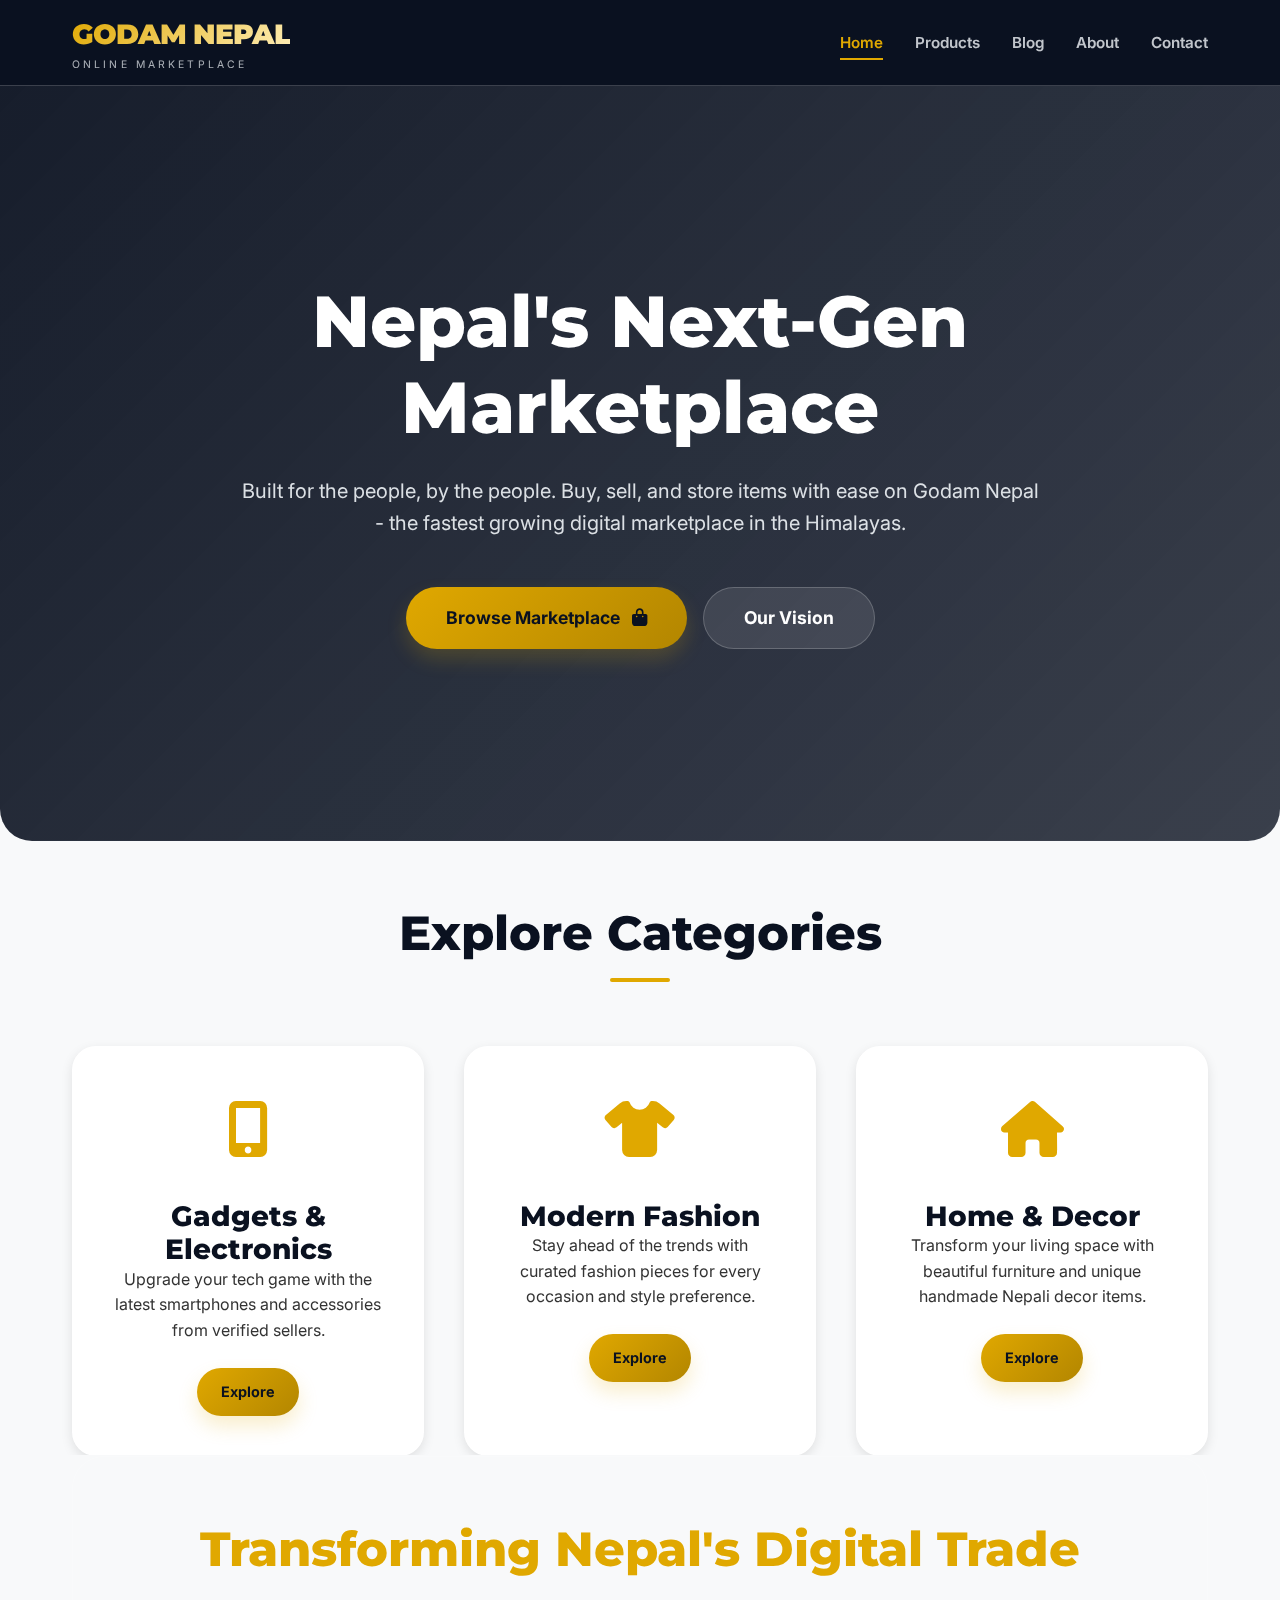
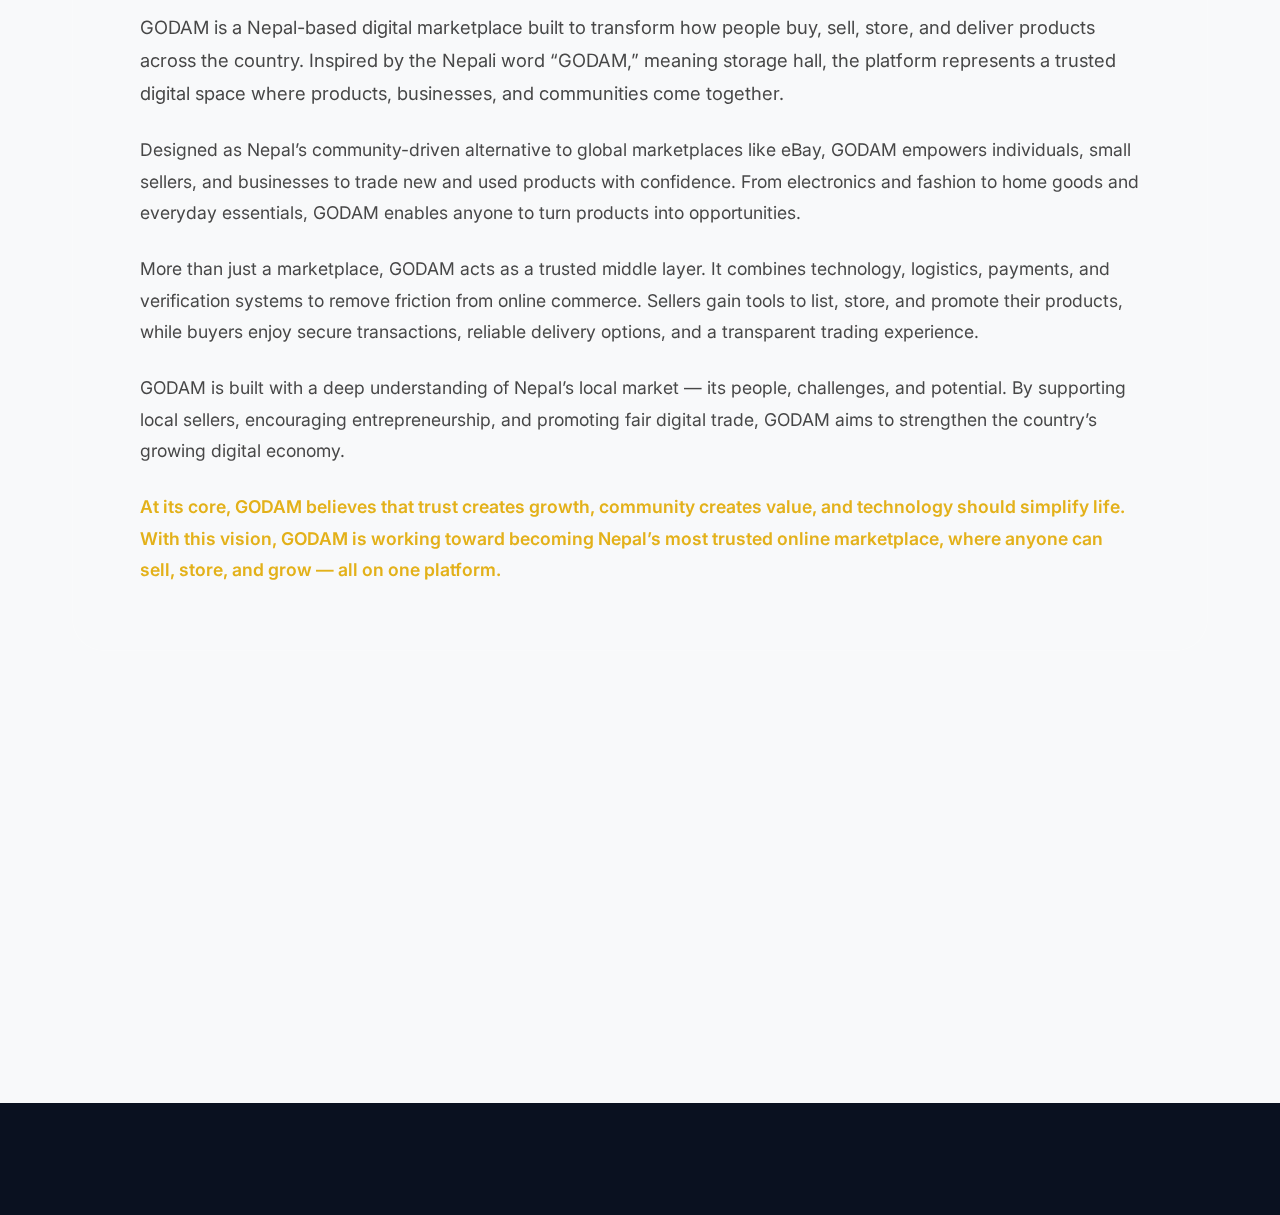
<file: index.html>
<!DOCTYPE html>
<html lang="en-NP" prefix="og: https://ogp.me/ns#">

<head>
    <meta charset="UTF-8">
    <meta name="viewport" content="width=device-width, initial-scale=1.0, viewport-fit=cover">
    <title>Godam Nepal | Nepal's Revolutionary Online Marketplace & Ecommerce Platform</title>
    <meta name="description"
        content="Buy and sell new and used items easily on Godam Nepal - Nepal's trusted online marketplace. Find gadgets, fashion, home goods and more with secure storage & delivery.">
    <meta name="keywords"
        content="online marketplace Nepal, buy online Nepal, sell online Nepal, Nepali ecommerce, Nepal eBay, gadgets Nepal, fashion Nepal">
    <meta name="author" content="Godam Nepal">
    <meta name="theme-color" content="#0a1120">
    <meta name="google-adsense-account" content="ca-pub-2778216399702742">

    <!-- Open Graph / Facebook -->
    <meta property="og:title" content="Godam Nepal | Nepal's Online Marketplace">
    <meta property="og:description"
        content="Nepal's trusted platform to buy and sell everything. Simple, fast, and accessible for everyone.">
    <meta property="og:type" content="website">
    <meta property="og:url" content="https://godamnepal.com.np/">
    <meta property="og:image" content="https://godamnepal.com.np/logo-og.jpg">
    <link rel="preload"
        href="https://images.unsplash.com/photo-1557821552-17105176677c?ixlib=rb-4.0.3&auto=format&fit=crop&w=2000"
        as="image" fetchpriority="high">

    <!-- Canonical URL -->
    <link rel="canonical" href="https://godamnepal.com.np/">

    <!-- Fonts & Icons -->
    <link
        href="https://fonts.googleapis.com/css2?family=Inter:wght@400;500;600;700&family=Montserrat:wght@800;900&display=swap"
        rel="stylesheet">
    <link rel="stylesheet" href="https://cdnjs.cloudflare.com/ajax/libs/font-awesome/6.5.1/css/all.min.css">

    <!-- Main Styles -->
    <link rel="stylesheet" href="/css/styles.css">
</head>

<body>
    <!-- HEADER & NAVIGATION -->
    <header>
        <div class="container header-container">
            <div class="logo">
                <div class="logo-title">GODAM NEPAL</div>
                <div class="logo-subtitle">ONLINE MARKETPLACE</div>
            </div>
            <button class="mobile-menu-btn" id="mobileMenuBtn" aria-label="Toggle Menu"><i
                    class="fas fa-bars"></i></button>
            <nav>
                <ul id="mainNav">
                    <li><a href="/" class="active">Home</a></li>
                    <li><a href="/products.html">Products</a></li>
                    <li><a href="/blog.html">Blog</a></li>
                    <li><a href="/about.html">About</a></li>
                    <li><a href="/contact.html">Contact</a></li>
                </ul>
            </nav>
        </div>
    </header>

    <!-- HERO SECTION -->
    <section class="hero">
        <div class="container animate-up">
            <h1>Nepal's Next-Gen Marketplace</h1>
            <p>Built for the people, by the people. Buy, sell, and store items with ease on Godam Nepal - the fastest
                growing digital marketplace in the Himalayas.</p>
            <div style="display: flex; gap: 1rem; justify-content: center; flex-wrap: wrap;">
                <a href="/products.html" class="cta-button">Browse Marketplace <i class="fas fa-shopping-bag"></i></a>
                <a href="/about.html" class="cta-button"
                    style="background: var(--glass); color: white; border: 1px solid var(--glass-border); box-shadow: none;">Our
                    Vision</a>
            </div>
        </div>
    </section>

    <main>
        <!-- FEATURED CATEGORIES -->
        <section class="categories container">
            <h2 class="section-title">Explore Categories</h2>
            <div class="grid">
                <div class="card">
                    <div class="card-icon"><i class="fas fa-mobile-alt"></i></div>
                    <h3>Gadgets & Electronics</h3>
                    <p>Upgrade your tech game with the latest smartphones and accessories from verified sellers.</p>
                    <a href="/products.html?category=electronics" class="cta-button"
                        style="padding: 0.5rem 1.5rem; font-size: 0.9rem; margin-top: 1.5rem;">Explore</a>
                </div>
                <div class="card">
                    <div class="card-icon"><i class="fas fa-tshirt"></i></div>
                    <h3>Modern Fashion</h3>
                    <p>Stay ahead of the trends with curated fashion pieces for every occasion and style preference.</p>
                    <a href="/products.html?category=fashion" class="cta-button"
                        style="padding: 0.5rem 1.5rem; font-size: 0.9rem; margin-top: 1.5rem;">Explore</a>
                </div>
                <div class="card">
                    <div class="card-icon"><i class="fas fa-home"></i></div>
                    <h3>Home & Decor</h3>
                    <p>Transform your living space with beautiful furniture and unique handmade Nepali decor items.</p>
                    <a href="/products.html?category=home" class="cta-button"
                        style="padding: 0.5rem 1.5rem; font-size: 0.9rem; margin-top: 1.5rem;">Explore</a>
                </div>
            </div>
        </section>

        <!-- MISSION SECTION -->
        <section class="container animate-up">
            <div class="glass-panel" style="padding: 4rem; text-align: left;">
                <h2 style="color: var(--primary); margin-bottom: 2rem; text-align: center;">Transforming Nepal's Digital
                    Trade</h2>

                <div
                    style="line-height: 1.8; opacity: 0.9; max-width: 1000px; margin: 0 auto; display: flex; flex-direction: column; gap: 1.5rem;">
                    <p style="font-size: 1.15rem;">
                        GODAM is a Nepal-based digital marketplace built to transform how people buy, sell, store, and
                        deliver products across the country. Inspired by the Nepali word “GODAM,” meaning storage hall,
                        the platform represents a trusted digital space where products, businesses, and communities come
                        together.
                    </p>
                    <p style="font-size: 1.1rem;">
                        Designed as Nepal’s community-driven alternative to global marketplaces like eBay, GODAM
                        empowers individuals, small sellers, and businesses to trade new and used products with
                        confidence. From electronics and fashion to home goods and everyday essentials, GODAM enables
                        anyone to turn products into opportunities.
                    </p>
                    <p style="font-size: 1.1rem;">
                        More than just a marketplace, GODAM acts as a trusted middle layer. It combines technology,
                        logistics, payments, and verification systems to remove friction from online commerce. Sellers
                        gain tools to list, store, and promote their products, while buyers enjoy secure transactions,
                        reliable delivery options, and a transparent trading experience.
                    </p>
                    <p style="font-size: 1.1rem;">
                        GODAM is built with a deep understanding of Nepal’s local market — its people, challenges, and
                        potential. By supporting local sellers, encouraging entrepreneurship, and promoting fair digital
                        trade, GODAM aims to strengthen the country’s growing digital economy.
                    </p>
                    <p style="font-size: 1.1rem; color: var(--primary); font-weight: 600;">
                        At its core, GODAM believes that trust creates growth, community creates value, and technology
                        should simplify life. With this vision, GODAM is working toward becoming Nepal’s most trusted
                        online marketplace, where anyone can sell, store, and grow — all on one platform.
                    </p>
                </div>
            </div>
        </section>

        <!-- VISION BRANDING -->

        <!-- TRUST FEATURES -->
        <section class="container">
            <h2 class="section-title">Built on Trust</h2>
            <div class="grid">
                <div class="card" style="padding: 2rem;">
                    <i class="fas fa-shield-halved card-icon" style="font-size: 2rem;"></i>
                    <h3>Escrow Security</h3>
                    <p>Your funds are safe with us until you confirm receipt of the item in described condition.</p>
                </div>
                <div class="card" style="padding: 2rem;">
                    <i class="fas fa-truck-bolt card-icon" style="font-size: 2rem;"></i>
                    <h3>Hyper-Local Delivery</h3>
                    <p>Network of local couriers ensuring the fastest delivery times across major Nepali cities.</p>
                </div>
                <div class="card" style="padding: 2rem;">
                    <i class="fas fa-box-open card-icon" style="font-size: 2rem;"></i>
                    <h3>Flexible Storage</h3>
                    <p>Our "Godam" units provide professional warehousing for individual sellers at low rates.</p>
                </div>
            </div>
        </section>
    </main>

    <!-- FOOTER -->
    <footer>
        <div class="container">
            <div class="footer-grid">
                <div class="footer-about">
                    <div class="logo-title">GODAM NEPAL</div>
                    <p>Empowering local commerce through technology and trust. Nepal's premier digital marketplace.</p>
                    <div class="social-links">
                        <a href="#" aria-label="Facebook"><i class="fab fa-facebook"></i></a>
                        <a href="#" aria-label="Instagram"><i class="fab fa-instagram"></i></a>
                        <a href="#" aria-label="Twitter"><i class="fab fa-twitter"></i></a>
                        <a href="#" aria-label="WhatsApp"><i class="fab fa-whatsapp"></i></a>
                    </div>
                </div>
                <div class="footer-links">
                    <h3>Marketplace</h3>
                    <ul>
                        <li><a href="/products.html">All Products</a></li>
                        <li><a href="/products.html?filter=trending">Trending Now</a></li>
                        <li><a href="/products.html?filter=new">New Arrivals</a></li>
                        <li><a href="/contact.html">Sell with Us</a></li>
                    </ul>
                </div>
                <div class="footer-links">
                    <h3>Company</h3>
                    <ul>
                        <li><a href="/about.html">About Us</a></li>
                        <li><a href="/blog.html">Blog</a></li>
                        <li><a href="/contact.html">Careers</a></li>
                        <li><a href="/contact.html">Help Center</a></li>
                    </ul>
                </div>
                <div class="footer-links">
                    <h3>Legal</h3>
                    <ul>
                        <li><a href="/privacy-policy.html">Privacy Policy</a></li>
                        <li><a href="/terms-of-service.html">Terms of Service</a></li>
                        <li><a href="/refund-policy.html">Refund Policy</a></li>
                    </ul>
                </div>
            </div>
            <p class="copyright">© <span id="year">2026</span> Godam Nepal. All rights reserved. Built for Nepal with ❤️
            </p>
        </div>
    </footer>

    <script>
        // Mobile Menu
        const btn = document.getElementById('mobileMenuBtn');
        const nav = document.getElementById('mainNav');
        btn.addEventListener('click', () => nav.classList.toggle('active'));

        // Year
        document.getElementById('year').innerText = new Date().getFullYear();

        // Intersection Observer for animations
        const observer = new IntersectionObserver((entries) => {
            entries.forEach(entry => {
                if (entry.isIntersecting) {
                    entry.target.classList.add('animate-up');
                }
            });
        }, { threshold: 0.1 });

        document.querySelectorAll('section, .card').forEach(s => observer.observe(s));
    </script>
</body>

</html>
</file>
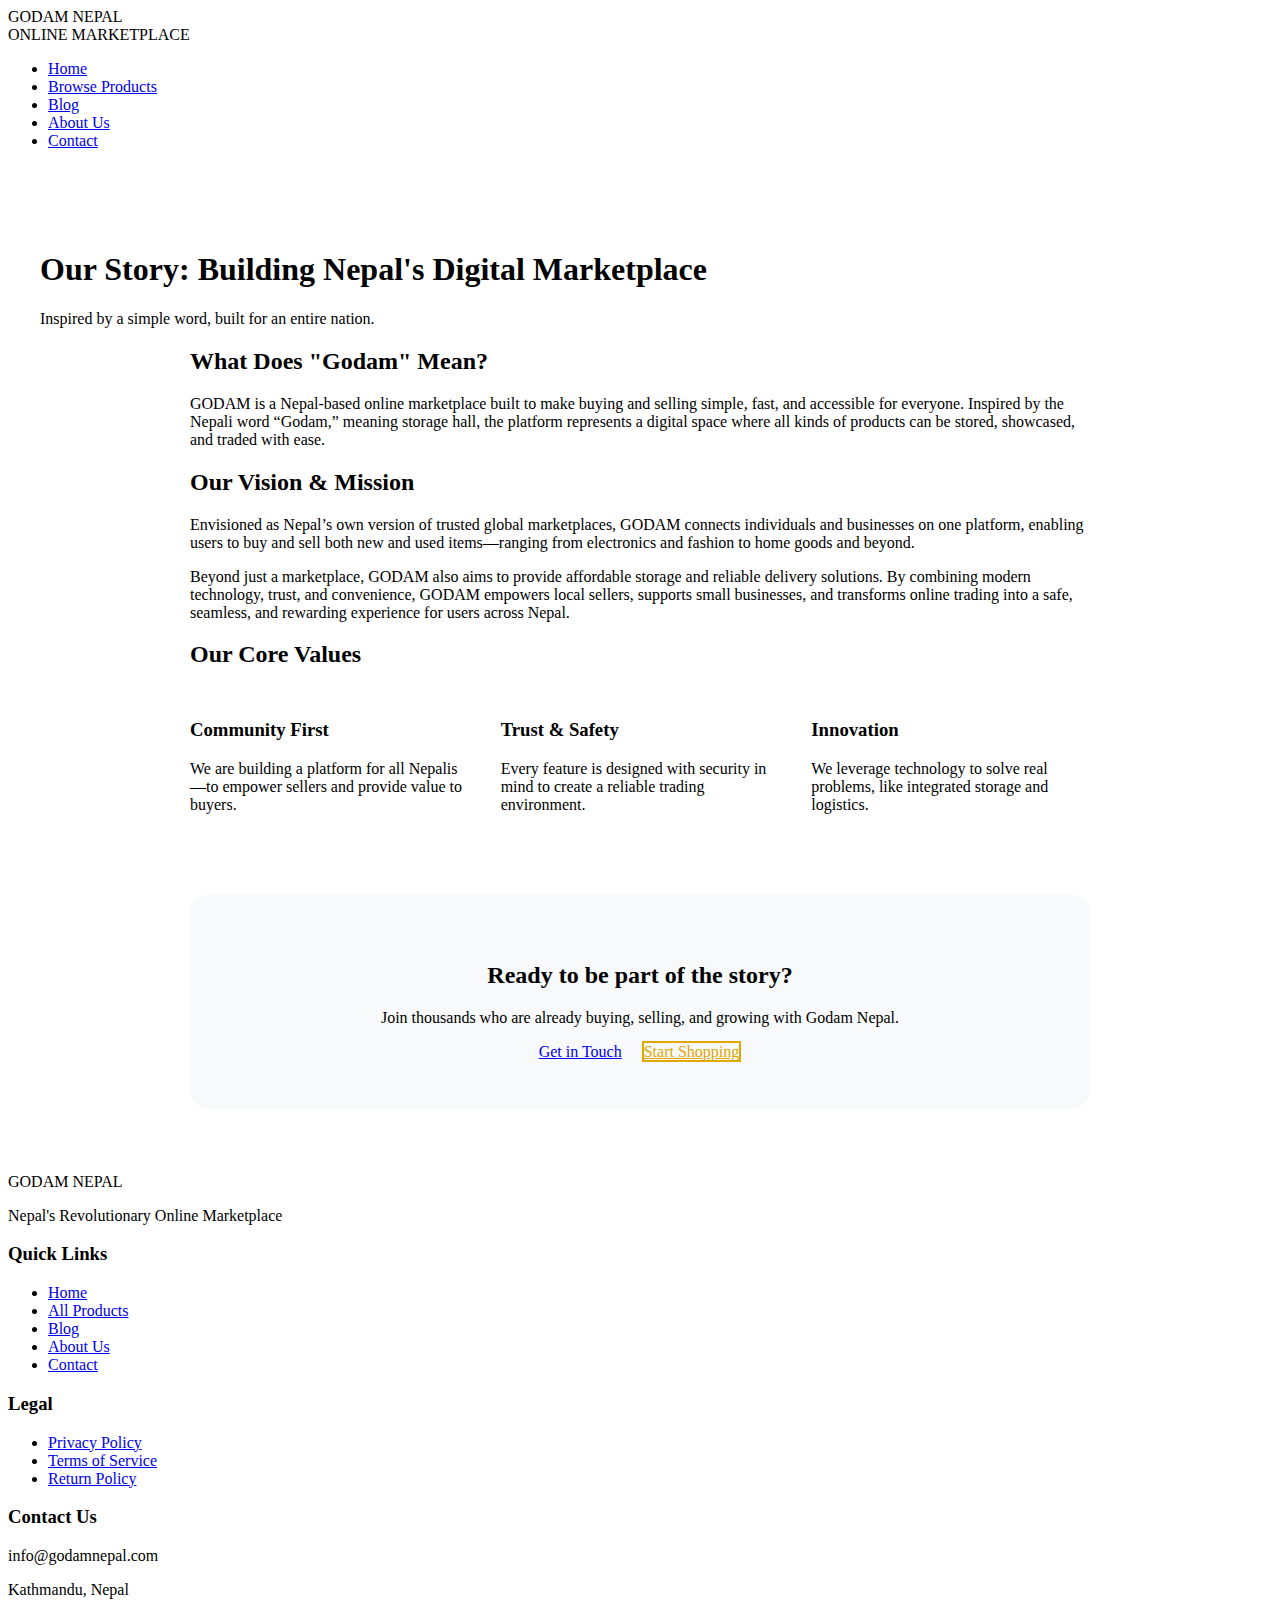
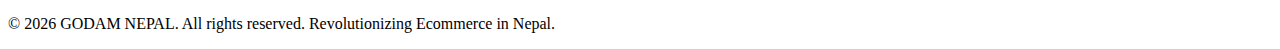
<file: about.html>
<!DOCTYPE html>
<html lang="en-NP">
<head>
    <meta charset="UTF-8">
    <meta name="viewport" content="width=device-width, initial-scale=1.0">
    <title>About Godam Nepal | Nepal's Trusted Online Marketplace</title>
    <meta name="description" content="Learn the story of Godam Nepal, our mission to revolutionize ecommerce in Nepal, and our vision to connect buyers and sellers safely.">
    <!-- STYLES & FONTS (Use the same <head> section as index.html) -->
    <!-- IMPORTANT: For brevity, the full <head> with styles is omitted. You must copy the entire <style> block from your index.html into this page. -->
</head>
<body>
    <!-- HEADER & NAVIGATION (Copy from index.html) -->
    <header>
        <div class="container header-container">
            <div class="logo">
                <div class="logo-title">GODAM NEPAL</div>
                <div class="logo-subtitle">ONLINE MARKETPLACE</div>
            </div>
            <nav>
                <ul>
                    <li><a href="/">Home</a></li>
                    <li><a href="/products/">Browse Products</a></li>
                    <li><a href="/blog/">Blog</a></li>
                    <li><a href="/about.html" class="active">About Us</a></li>
                    <li><a href="/contact.html">Contact</a></li>
                </ul>
            </nav>
        </div>
    </header>

    <main class="container" style="padding: 4rem 2rem;">
        <section class="page-hero">
            <h1>Our Story: Building Nepal's Digital Marketplace</h1>
            <p>Inspired by a simple word, built for an entire nation.</p>
        </section>

        <section class="about-content" style="max-width: 900px; margin: 0 auto;">
            <div class="about-section">
                <h2>What Does "Godam" Mean?</h2>
                <p>GODAM is a Nepal-based online marketplace built to make buying and selling simple, fast, and accessible for everyone. Inspired by the Nepali word “Godam,” meaning storage hall, the platform represents a digital space where all kinds of products can be stored, showcased, and traded with ease.</p>
            </div>

            <div class="about-section">
                <h2>Our Vision & Mission</h2>
                <p>Envisioned as Nepal’s own version of trusted global marketplaces, GODAM connects individuals and businesses on one platform, enabling users to buy and sell both new and used items—ranging from electronics and fashion to home goods and beyond.</p>
                <p>Beyond just a marketplace, GODAM also aims to provide affordable storage and reliable delivery solutions. By combining modern technology, trust, and convenience, GODAM empowers local sellers, supports small businesses, and transforms online trading into a safe, seamless, and rewarding experience for users across Nepal.</p>
            </div>

            <div class="about-section">
                <h2>Our Core Values</h2>
                <div class="values-grid" style="display: grid; grid-template-columns: repeat(auto-fit, minmax(250px, 1fr)); gap: 2rem; margin-top: 2rem;">
                    <div class="value-card">
                        <h3><i class="fas fa-users" style="color: #e0a800;"></i> Community First</h3>
                        <p>We are building a platform for all Nepalis—to empower sellers and provide value to buyers.</p>
                    </div>
                    <div class="value-card">
                        <h3><i class="fas fa-shield-alt" style="color: #e0a800;"></i> Trust & Safety</h3>
                        <p>Every feature is designed with security in mind to create a reliable trading environment.</p>
                    </div>
                    <div class="value-card">
                        <h3><i class="fas fa-bolt" style="color: #e0a800;"></i> Innovation</h3>
                        <p>We leverage technology to solve real problems, like integrated storage and logistics.</p>
                    </div>
                </div>
            </div>

            <div class="about-cta" style="text-align: center; margin-top: 4rem; padding: 3rem; background: #f8f9fa; border-radius: 20px;">
                <h2>Ready to be part of the story?</h2>
                <p>Join thousands who are already buying, selling, and growing with Godam Nepal.</p>
                <a href="/contact.html" class="cta-button">Get in Touch</a>
                <a href="/products/" class="cta-button" style="background: transparent; border: 2px solid #e0a800; color: #e0a800; margin-left: 1rem;">Start Shopping</a>
            </div>
        </section>
    </main>

    <!-- FOOTER (Copy from index.html) -->
    <footer>
        <div class="container footer-container">
            <div class="footer-logo">
                <div class="logo-title">GODAM NEPAL</div>
                <p>Nepal's Revolutionary Online Marketplace</p>
                <div class="social-icons" style="margin-top: 1rem;">
                    <a href="https://facebook.com" aria-label="Facebook"><i class="fab fa-facebook-f"></i></a>
                    <a href="https://instagram.com" aria-label="Instagram"><i class="fab fa-instagram"></i></a>
                    <a href="https://twitter.com" aria-label="Twitter"><i class="fab fa-twitter"></i></a>
                    <a href="https://linkedin.com" aria-label="LinkedIn"><i class="fab fa-linkedin-in"></i></a>
                </div>
            </div>
            <div class="footer-links">
                <h3>Quick Links</h3>
                <ul>
                    <li><a href="/">Home</a></li>
                    <li><a href="/products/">All Products</a></li>
                    <li><a href="/blog/">Blog</a></li>
                    <li><a href="/about.html">About Us</a></li>
                    <li><a href="/contact.html">Contact</a></li>
                </ul>
            </div>
            <div class="footer-links">
                <h3>Legal</h3>
                <ul>
                    <li><a href="/privacy-policy.html">Privacy Policy</a></li>
                    <li><a href="/terms-of-service.html">Terms of Service</a></li>
                    <li><a href="/refund-policy.html">Return Policy</a></li>
                </ul>
            </div>
            <div class="footer-contact">
                <h3>Contact Us</h3>
                <p><i class="fas fa-envelope"></i> info@godamnepal.com</p>
                <p><i class="fas fa-map-marker-alt"></i> Kathmandu, Nepal</p>
            </div>
        </div>
        <div class="container">
            <p class="copyright">© <span id="currentYear">2026</span> GODAM NEPAL. All rights reserved. Revolutionizing Ecommerce in Nepal.</p>
        </div>
    </footer>
</body>
</html>
</file>
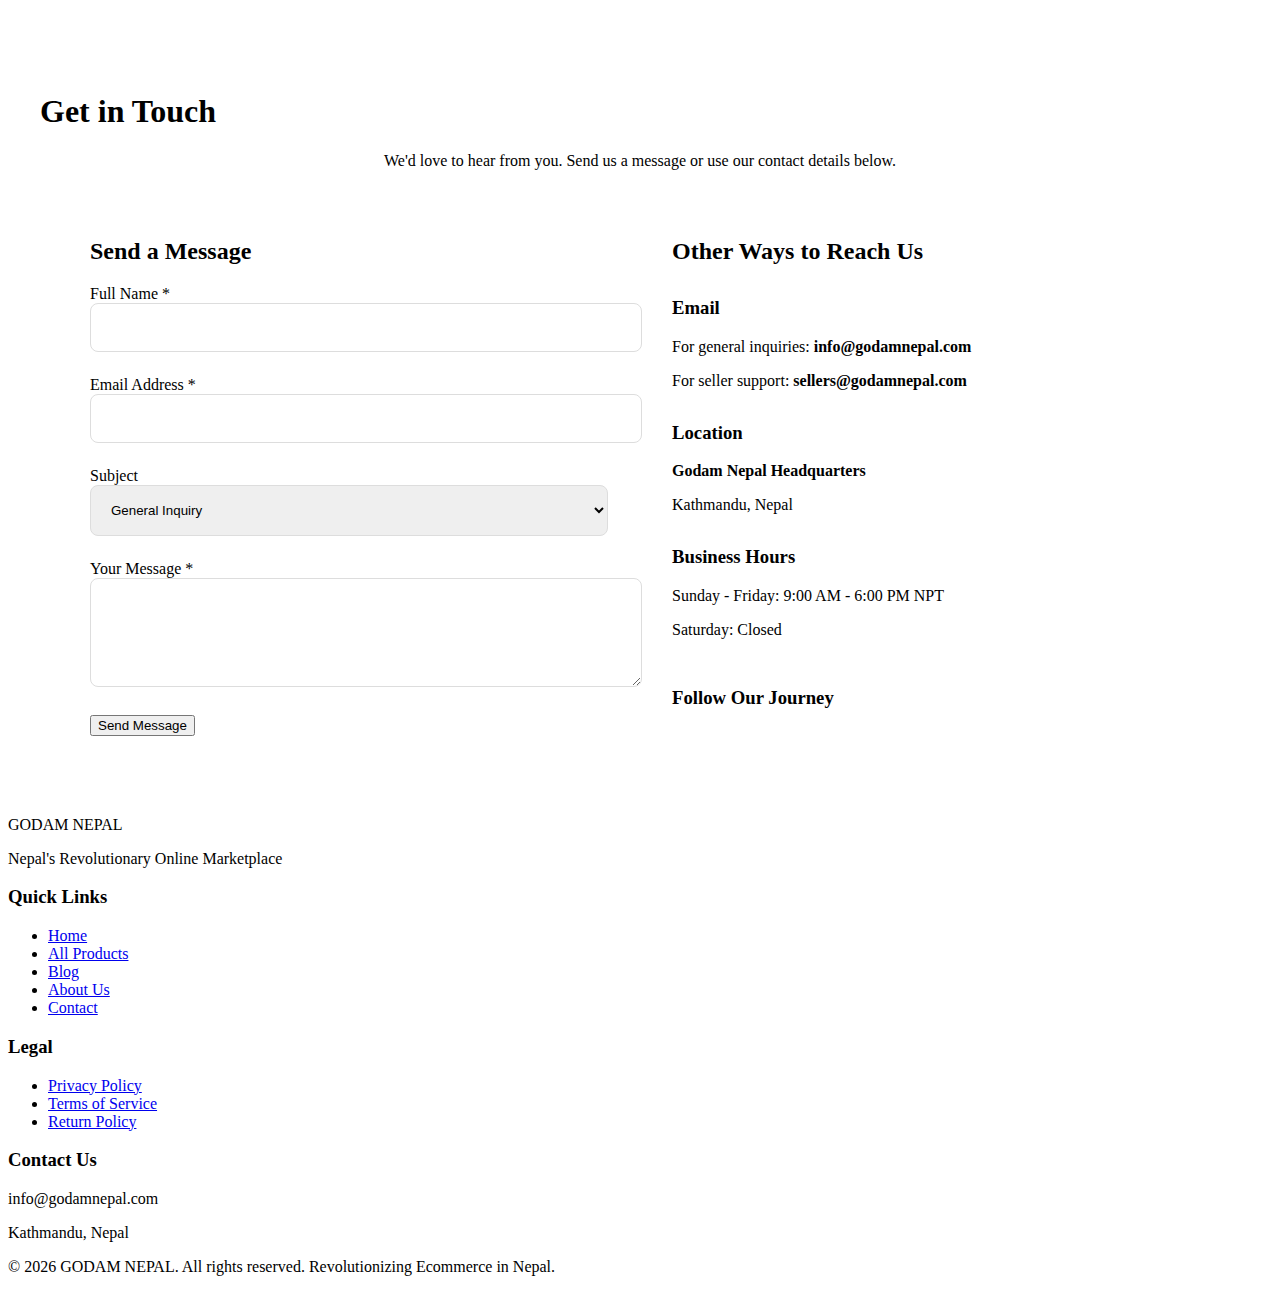
<file: contact.html>
<!DOCTYPE html>
<html lang="en-NP">
<head>
    <meta charset="UTF-8">
    <meta name="viewport" content="width=device-width, initial-scale=1.0">
    <title>Contact Godam Nepal | Get in Touch</title>
    <meta name="description" content="Have questions? Reach out to the Godam Nepal team. We're here to help buyers, sellers, and partners.">
    <!-- STYLES & FONTS (Use the same <head> section as index.html) -->
</head>
<body>
    <!-- HEADER & NAVIGATION (Copy from index.html, mark 'Contact' as active) -->

    <main class="container" style="padding: 4rem 2rem;">
        <h1 class="section-title">Get in Touch</h1>
        <p style="text-align: center; margin-bottom: 3rem; color: var(--gray-medium);">We'd love to hear from you. Send us a message or use our contact details below.</p>

        <div class="contact-container" style="display: grid; grid-template-columns: repeat(auto-fit, minmax(300px, 1fr)); gap: 4rem; max-width: 1100px; margin: 0 auto;">
            <!-- CONTACT FORM -->
            <div class="contact-form">
                <h2>Send a Message</h2>
                <form id="contactForm" style="display: flex; flex-direction: column; gap: 1.5rem;">
                    <div class="form-group">
                        <label for="name">Full Name *</label>
                        <input type="text" id="name" name="name" required style="width: 100%; padding: 1rem; border: 1px solid #ddd; border-radius: 8px;">
                    </div>
                    <div class="form-group">
                        <label for="email">Email Address *</label>
                        <input type="email" id="email" name="email" required style="width: 100%; padding: 1rem; border: 1px solid #ddd; border-radius: 8px;">
                    </div>
                    <div class="form-group">
                        <label for="subject">Subject</label>
                        <select id="subject" name="subject" style="width: 100%; padding: 1rem; border: 1px solid #ddd; border-radius: 8px;">
                            <option value="general">General Inquiry</option>
                            <option value="seller">Become a Seller</option>
                            <option value="support">Customer Support</option>
                            <option value="business">Business Partnership</option>
                        </select>
                    </div>
                    <div class="form-group">
                        <label for="message">Your Message *</label>
                        <textarea id="message" name="message" rows="5" required style="width: 100%; padding: 1rem; border: 1px solid #ddd; border-radius: 8px;"></textarea>
                    </div>
                    <button type="submit" class="cta-button" style="align-self: flex-start;">Send Message</button>
                </form>
                <p id="formResponse" style="margin-top: 1rem;"></p>
            </div>

            <!-- CONTACT INFO -->
            <div class="contact-info">
                <h2>Other Ways to Reach Us</h2>
                <div class="info-card" style="margin: 2rem 0;">
                    <h3><i class="fas fa-envelope"></i> Email</h3>
                    <p>For general inquiries: <strong>info@godamnepal.com</strong></p>
                    <p>For seller support: <strong>sellers@godamnepal.com</strong></p>
                </div>
                <div class="info-card" style="margin: 2rem 0;">
                    <h3><i class="fas fa-map-marker-alt"></i> Location</h3>
                    <p><strong>Godam Nepal Headquarters</strong></p>
                    <p>Kathmandu, Nepal</p>
                    <!-- Consider adding a static map image or embed later -->
                </div>
                <div class="info-card" style="margin: 2rem 0;">
                    <h3><i class="fas fa-clock"></i> Business Hours</h3>
                    <p>Sunday - Friday: 9:00 AM - 6:00 PM NPT</p>
                    <p>Saturday: Closed</p>
                </div>
                <div class="social-links" style="margin-top: 3rem;">
                    <h3>Follow Our Journey</h3>
                    <div style="display: flex; gap: 1rem; font-size: 1.5rem; margin-top: 1rem;">
                        <a href="https://facebook.com" aria-label="Facebook"><i class="fab fa-facebook-f"></i></a>
                        <a href="https://instagram.com" aria-label="Instagram"><i class="fab fa-instagram"></i></a>
                        <a href="https://twitter.com" aria-label="Twitter"><i class="fab fa-twitter"></i></a>
                        <a href="https://linkedin.com" aria-label="LinkedIn"><i class="fab fa-linkedin-in"></i></a>
                    </div>
                </div>
            </div>
        </div>
    </main>

    <!-- FOOTER (Copy from index.html) -->
    <footer>
        <div class="container footer-container">
            <div class="footer-logo">
                <div class="logo-title">GODAM NEPAL</div>
                <p>Nepal's Revolutionary Online Marketplace</p>
                <div class="social-icons" style="margin-top: 1rem;">
                    <a href="https://facebook.com" aria-label="Facebook"><i class="fab fa-facebook-f"></i></a>
                    <a href="https://instagram.com" aria-label="Instagram"><i class="fab fa-instagram"></i></a>
                    <a href="https://twitter.com" aria-label="Twitter"><i class="fab fa-twitter"></i></a>
                    <a href="https://linkedin.com" aria-label="LinkedIn"><i class="fab fa-linkedin-in"></i></a>
                </div>
            </div>
            <div class="footer-links">
                <h3>Quick Links</h3>
                <ul>
                    <li><a href="/">Home</a></li>
                    <li><a href="/products/">All Products</a></li>
                    <li><a href="/blog/">Blog</a></li>
                    <li><a href="/about.html">About Us</a></li>
                    <li><a href="/contact.html">Contact</a></li>
                </ul>
            </div>
            <div class="footer-links">
                <h3>Legal</h3>
                <ul>
                    <li><a href="/privacy-policy.html">Privacy Policy</a></li>
                    <li><a href="/terms-of-service.html">Terms of Service</a></li>
                    <li><a href="/refund-policy.html">Return Policy</a></li>
                </ul>
            </div>
            <div class="footer-contact">
                <h3>Contact Us</h3>
                <p><i class="fas fa-envelope"></i> info@godamnepal.com</p>
                <p><i class="fas fa-map-marker-alt"></i> Kathmandu, Nepal</p>
            </div>
        </div>
        <div class="container">
            <p class="copyright">© <span id="currentYear">2026</span> GODAM NEPAL. All rights reserved. Revolutionizing Ecommerce in Nepal.</p>
        </div>
    </footer>

    <script>
        // Basic Form Handling (for demonstration)
        document.getElementById('contactForm').addEventListener('submit', function(event) {
            event.preventDefault();
            const responseElement = document.getElementById('formResponse');
            // In a real setup, this would connect to a server
            responseElement.innerHTML = '<p style="color: green; font-weight: bold;">Thank you! Your message has been received. We will get back to you soon.</p>';
            responseElement.style.color = 'green';
            this.reset(); // Clear the form
        });
    </script>
</body>
</html>
</file>
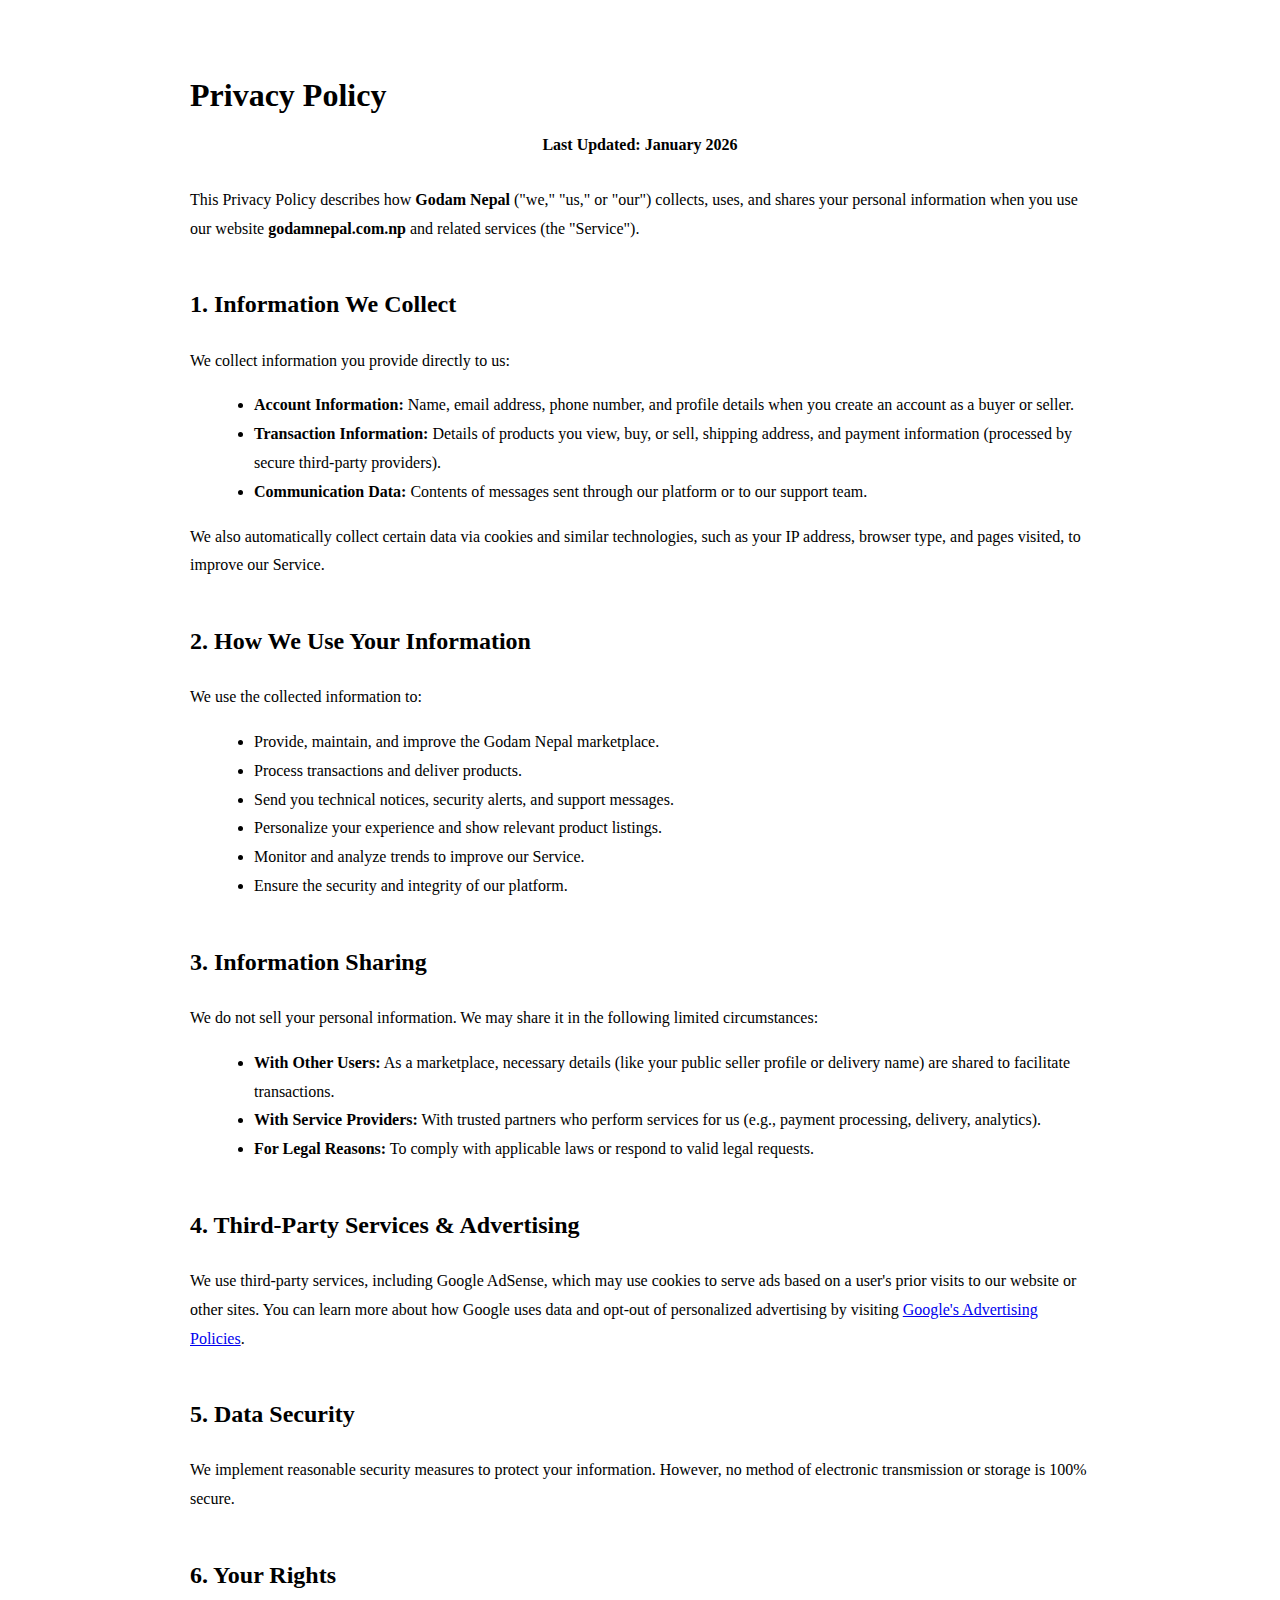
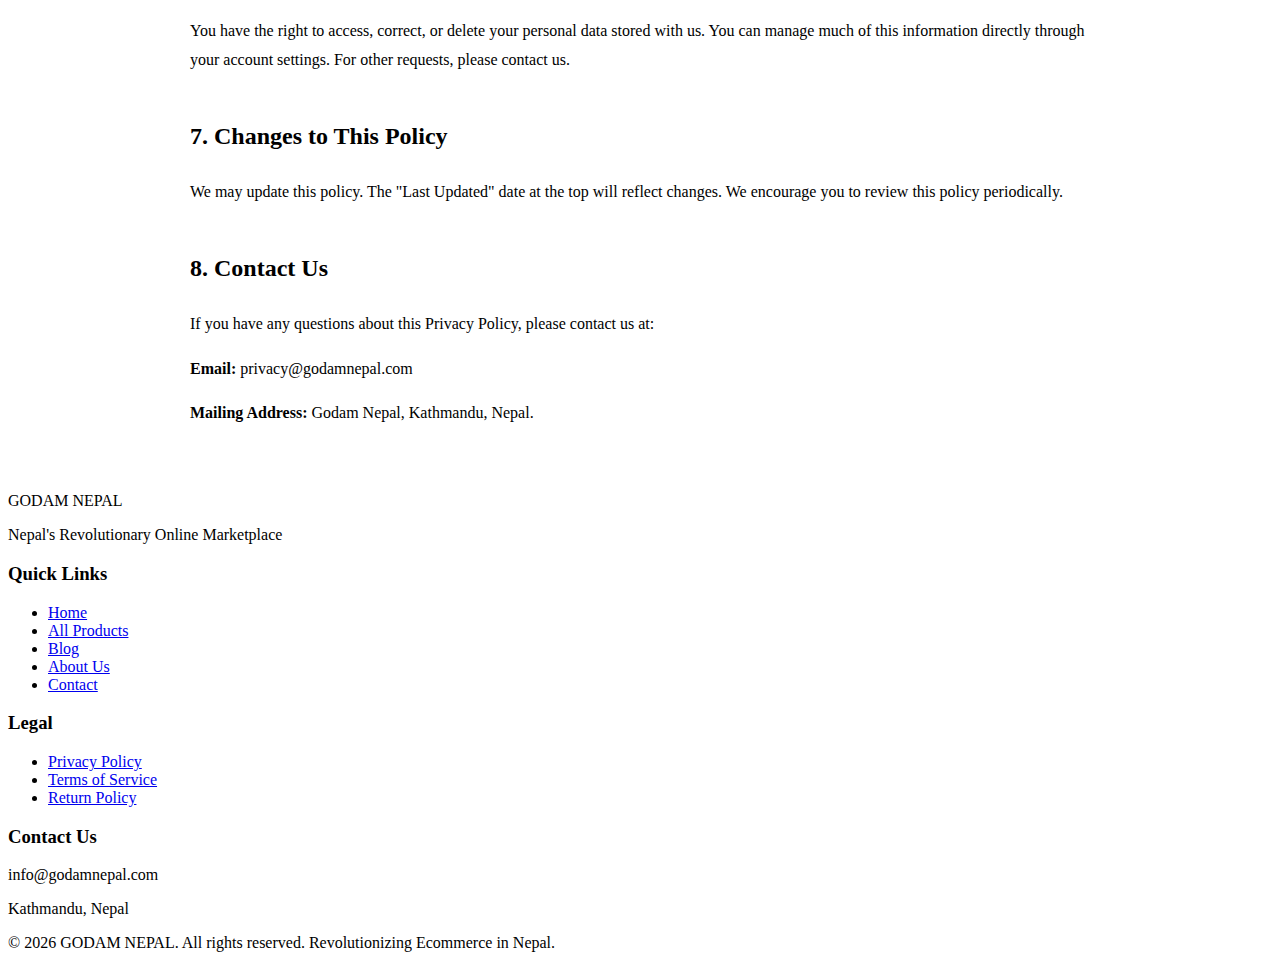
<file: privacy-policy.html>
<!DOCTYPE html>
<html lang="en-NP">
<head>
    <meta charset="UTF-8">
    <meta name="viewport" content="width=device-width, initial-scale=1.0">
    <title>Privacy Policy | Godam Nepal</title>
    <meta name="description" content="Godam Nepal's Privacy Policy outlines how we collect, use, and protect your personal information on our online marketplace.">
    <!-- STYLES & FONTS -->
</head>
<body>
    <!-- HEADER & NAVIGATION -->

    <main class="container" style="padding: 3rem 2rem; max-width: 900px; margin: 0 auto;">
        <h1 class="section-title">Privacy Policy</h1>
        <p style="text-align: center; margin-bottom: 2rem; color: var(--gray-dark);"><strong>Last Updated: January 2026</strong></p>

        <div class="policy-content" style="line-height: 1.8;">
            <p>This Privacy Policy describes how <strong>Godam Nepal</strong> ("we," "us," or "our") collects, uses, and shares your personal information when you use our website <strong>godamnepal.com.np</strong> and related services (the "Service").</p>

            <h2 style="margin-top: 2.5rem;">1. Information We Collect</h2>
            <p>We collect information you provide directly to us:</p>
            <ul style="margin-left: 1.5rem;">
                <li><strong>Account Information:</strong> Name, email address, phone number, and profile details when you create an account as a buyer or seller.</li>
                <li><strong>Transaction Information:</strong> Details of products you view, buy, or sell, shipping address, and payment information (processed by secure third-party providers).</li>
                <li><strong>Communication Data:</strong> Contents of messages sent through our platform or to our support team.</li>
            </ul>
            <p>We also automatically collect certain data via cookies and similar technologies, such as your IP address, browser type, and pages visited, to improve our Service.</p>

            <h2 style="margin-top: 2.5rem;">2. How We Use Your Information</h2>
            <p>We use the collected information to:</p>
            <ul style="margin-left: 1.5rem;">
                <li>Provide, maintain, and improve the Godam Nepal marketplace.</li>
                <li>Process transactions and deliver products.</li>
                <li>Send you technical notices, security alerts, and support messages.</li>
                <li>Personalize your experience and show relevant product listings.</li>
                <li>Monitor and analyze trends to improve our Service.</li>
                <li>Ensure the security and integrity of our platform.</li>
            </ul>

            <h2 style="margin-top: 2.5rem;">3. Information Sharing</h2>
            <p>We do not sell your personal information. We may share it in the following limited circumstances:</p>
            <ul style="margin-left: 1.5rem;">
                <li><strong>With Other Users:</strong> As a marketplace, necessary details (like your public seller profile or delivery name) are shared to facilitate transactions.</li>
                <li><strong>With Service Providers:</strong> With trusted partners who perform services for us (e.g., payment processing, delivery, analytics).</li>
                <li><strong>For Legal Reasons:</strong> To comply with applicable laws or respond to valid legal requests.</li>
            </ul>

            <h2 style="margin-top: 2.5rem;">4. Third-Party Services & Advertising</h2>
            <p>We use third-party services, including Google AdSense, which may use cookies to serve ads based on a user's prior visits to our website or other sites. You can learn more about how Google uses data and opt-out of personalized advertising by visiting <a href="https://policies.google.com/technologies/ads" target="_blank">Google's Advertising Policies</a>.</p>

            <h2 style="margin-top: 2.5rem;">5. Data Security</h2>
            <p>We implement reasonable security measures to protect your information. However, no method of electronic transmission or storage is 100% secure.</p>

            <h2 style="margin-top: 2.5rem;">6. Your Rights</h2>
            <p>You have the right to access, correct, or delete your personal data stored with us. You can manage much of this information directly through your account settings. For other requests, please contact us.</p>

            <h2 style="margin-top: 2.5rem;">7. Changes to This Policy</h2>
            <p>We may update this policy. The "Last Updated" date at the top will reflect changes. We encourage you to review this policy periodically.</p>

            <h2 style="margin-top: 2.5rem;">8. Contact Us</h2>
            <p>If you have any questions about this Privacy Policy, please contact us at:</p>
            <p><strong>Email:</strong> privacy@godamnepal.com</p>
            <p><strong>Mailing Address:</strong> Godam Nepal, Kathmandu, Nepal.</p>
        </div>
    </main>

    <!-- FOOTER -->
    <footer>
        <div class="container footer-container">
            <div class="footer-logo">
                <div class="logo-title">GODAM NEPAL</div>
                <p>Nepal's Revolutionary Online Marketplace</p>
                <div class="social-icons" style="margin-top: 1rem;">
                    <a href="https://facebook.com" aria-label="Facebook"><i class="fab fa-facebook-f"></i></a>
                    <a href="https://instagram.com" aria-label="Instagram"><i class="fab fa-instagram"></i></a>
                    <a href="https://twitter.com" aria-label="Twitter"><i class="fab fa-twitter"></i></a>
                    <a href="https://linkedin.com" aria-label="LinkedIn"><i class="fab fa-linkedin-in"></i></a>
                </div>
            </div>
            <div class="footer-links">
                <h3>Quick Links</h3>
                <ul>
                    <li><a href="/">Home</a></li>
                    <li><a href="/products/">All Products</a></li>
                    <li><a href="/blog/">Blog</a></li>
                    <li><a href="/about.html">About Us</a></li>
                    <li><a href="/contact.html">Contact</a></li>
                </ul>
            </div>
            <div class="footer-links">
                <h3>Legal</h3>
                <ul>
                    <li><a href="/privacy-policy.html">Privacy Policy</a></li>
                    <li><a href="/terms-of-service.html">Terms of Service</a></li>
                    <li><a href="/refund-policy.html">Return Policy</a></li>
                </ul>
            </div>
            <div class="footer-contact">
                <h3>Contact Us</h3>
                <p><i class="fas fa-envelope"></i> info@godamnepal.com</p>
                <p><i class="fas fa-map-marker-alt"></i> Kathmandu, Nepal</p>
            </div>
        </div>
        <div class="container">
            <p class="copyright">© <span id="currentYear">2026</span> GODAM NEPAL. All rights reserved. Revolutionizing Ecommerce in Nepal.</p>
        </div>
    </footer>
</body>
</html>
</file>
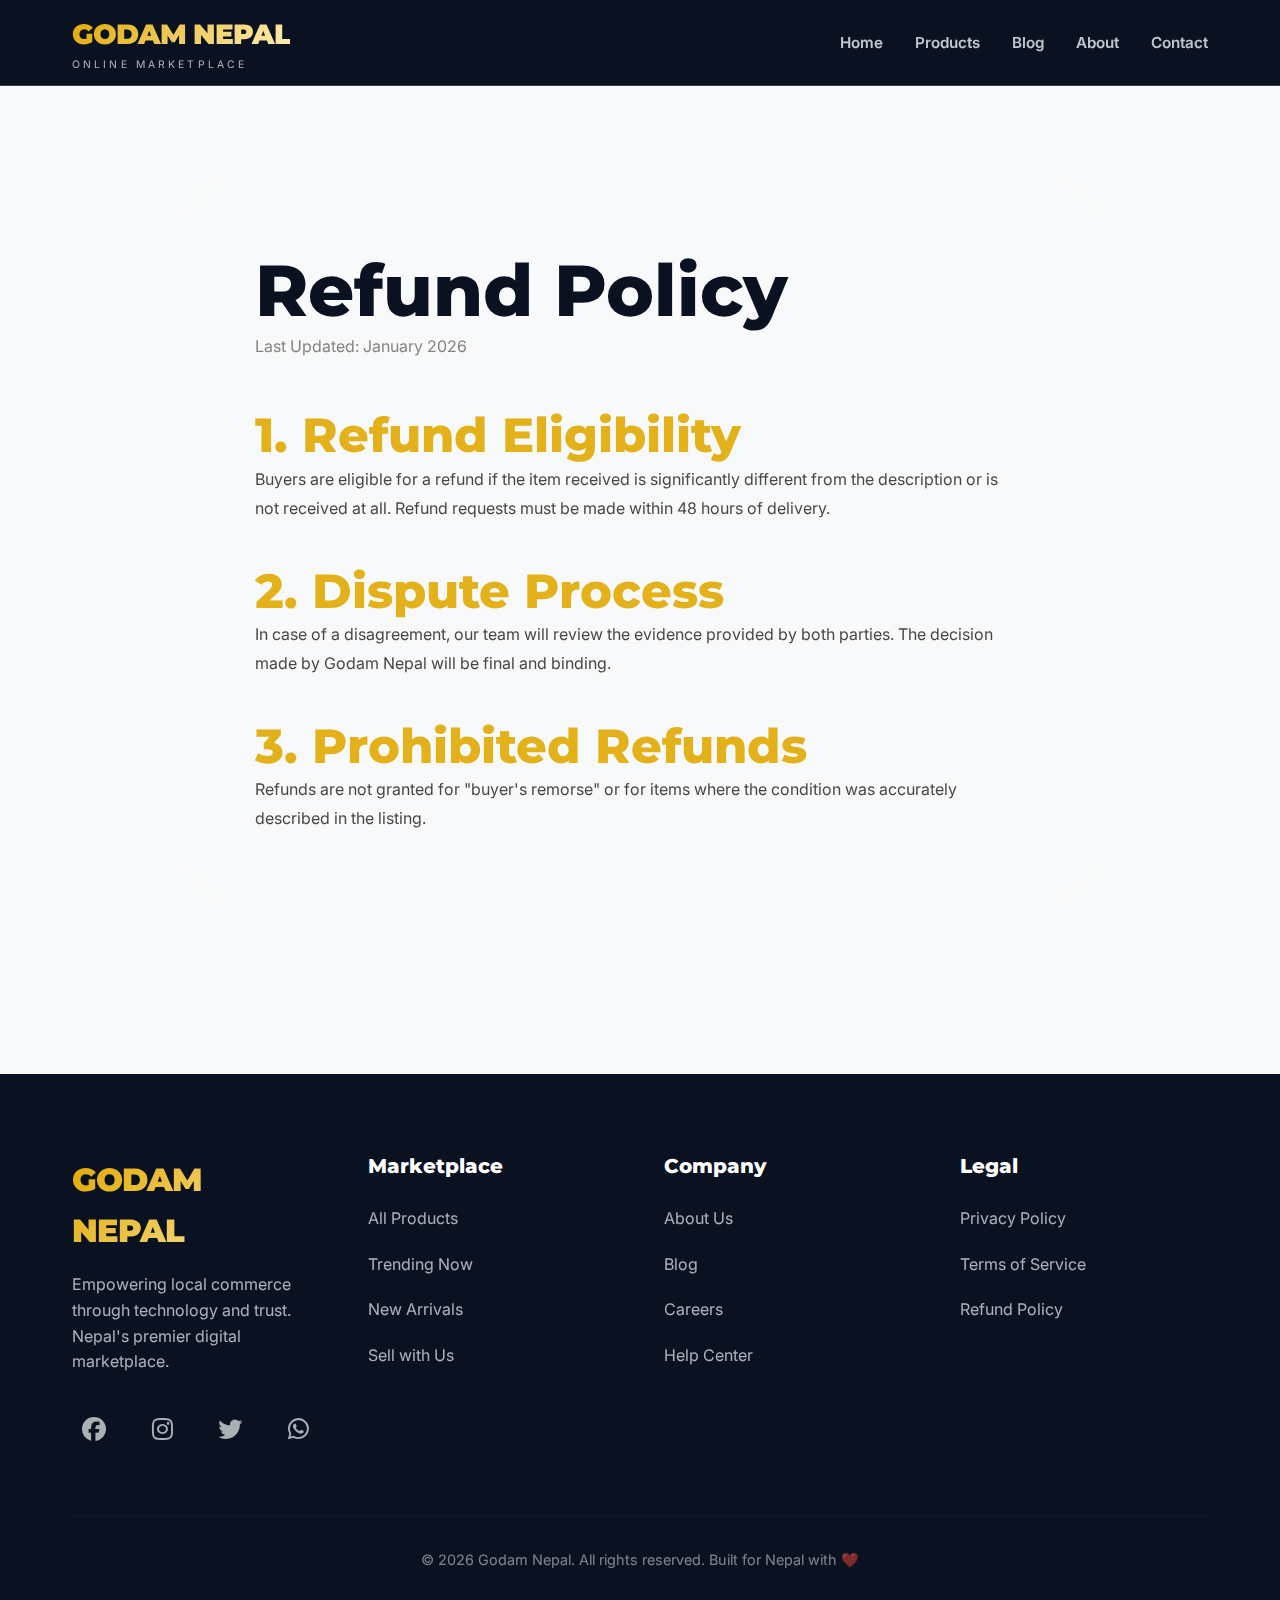
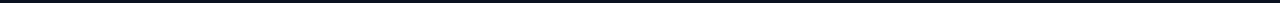
<file: refund-policy.html>
<!DOCTYPE html>
<html lang="en-NP">

<head>
    <meta charset="UTF-8">
    <meta name="viewport" content="width=device-width, initial-scale=1.0">
    <title>Refund Policy | Godam Nepal</title>
    <meta name="google-adsense-account" content="ca-pub-2778216399702742">
    <meta name="description"
        content="Learn about the Refund and Return Policy at Godam Nepal. We ensure a fair dispute process for all marketplace transactions.">
    <link rel="canonical" href="https://godamnepal.com.np/refund-policy.html">
    <meta property="og:title" content="Refund Policy | Godam Nepal">
    <meta property="og:url" content="https://godamnepal.com.np/refund-policy.html">

    <!-- Fonts & Icons -->
    <link
        href="https://fonts.googleapis.com/css2?family=Inter:wght@400;500;600;700&family=Montserrat:wght@800;900&display=swap"
        rel="stylesheet">
    <link rel="stylesheet" href="https://cdnjs.cloudflare.com/ajax/libs/font-awesome/6.5.1/css/all.min.css">
    <!-- Main Styles -->
    <link rel="stylesheet" href="/css/styles.css">
</head>

<body>
    <!-- HEADER & NAVIGATION -->
    <header>
        <div class="container header-container">
            <div class="logo">
                <div class="logo-title">GODAM NEPAL</div>
                <div class="logo-subtitle">ONLINE MARKETPLACE</div>
            </div>
            <button class="mobile-menu-btn" id="mobileMenuBtn" aria-label="Toggle Menu"><i
                    class="fas fa-bars"></i></button>
            <nav>
                <ul id="mainNav">
                    <li><a href="/">Home</a></li>
                    <li><a href="/products.html">Products</a></li>
                    <li><a href="/blog.html">Blog</a></li>
                    <li><a href="/about.html">About</a></li>
                    <li><a href="/contact.html">Contact</a></li>
                </ul>
            </nav>
        </div>
    </header>

    <main class="container" style="padding: 6rem 2rem;">
        <div class="glass-panel" style="max-width: 900px; margin: 0 auto; padding: 4rem;">
            <h1>Refund Policy</h1>
            <p style="opacity: 0.6; margin-bottom: 3rem;">Last Updated: January 2026</p>

            <div style="line-height: 1.8; opacity: 0.9;">
                <h2 style="color: var(--primary);">1. Refund Eligibility</h2>
                <p>Buyers are eligible for a refund if the item received is significantly different from the description
                    or is not received at all. Refund requests must be made within 48 hours of delivery.</p>

                <h2 style="margin-top: 2.5rem; color: var(--primary);">2. Dispute Process</h2>
                <p>In case of a disagreement, our team will review the evidence provided by both parties. The decision
                    made by Godam Nepal will be final and binding.</p>

                <h2 style="margin-top: 2.5rem; color: var(--primary);">3. Prohibited Refunds</h2>
                <p>Refunds are not granted for "buyer's remorse" or for items where the condition was accurately
                    described in the listing.</p>
            </div>
        </div>
    </main>

    <!-- FOOTER -->
    <footer>
        <div class="container">
            <div class="footer-grid">
                <div class="footer-about">
                    <div class="logo-title">GODAM NEPAL</div>
                    <p>Empowering local commerce through technology and trust. Nepal's premier digital marketplace.</p>
                    <div class="social-links">
                        <a href="#" aria-label="Facebook"><i class="fab fa-facebook"></i></a>
                        <a href="#" aria-label="Instagram"><i class="fab fa-instagram"></i></a>
                        <a href="#" aria-label="Twitter"><i class="fab fa-twitter"></i></a>
                        <a href="#" aria-label="WhatsApp"><i class="fab fa-whatsapp"></i></a>
                    </div>
                </div>
                <div class="footer-links">
                    <h3>Marketplace</h3>
                    <ul>
                        <li><a href="/products.html">All Products</a></li>
                        <li><a href="/products.html?filter=trending">Trending Now</a></li>
                        <li><a href="/products.html?filter=new">New Arrivals</a></li>
                        <li><a href="/contact.html">Sell with Us</a></li>
                    </ul>
                </div>
                <div class="footer-links">
                    <h3>Company</h3>
                    <ul>
                        <li><a href="/about.html">About Us</a></li>
                        <li><a href="/blog.html">Blog</a></li>
                        <li><a href="/contact.html">Careers</a></li>
                        <li><a href="/contact.html">Help Center</a></li>
                    </ul>
                </div>
                <div class="footer-links">
                    <h3>Legal</h3>
                    <ul>
                        <li><a href="/privacy-policy.html">Privacy Policy</a></li>
                        <li><a href="/terms-of-service.html">Terms of Service</a></li>
                        <li><a href="/refund-policy.html">Refund Policy</a></li>
                    </ul>
                </div>
            </div>
            <p class="copyright">© <span id="year">2026</span> Godam Nepal. All rights reserved. Built for Nepal with ❤️
            </p>
        </div>
    </footer>

    <script>
        const btn = document.getElementById('mobileMenuBtn');
        const nav = document.getElementById('mainNav');
        btn.addEventListener('click', () => nav.classList.toggle('active'));
        document.getElementById('year').innerText = new Date().getFullYear();
    </script>
</body>

</html>
</file>
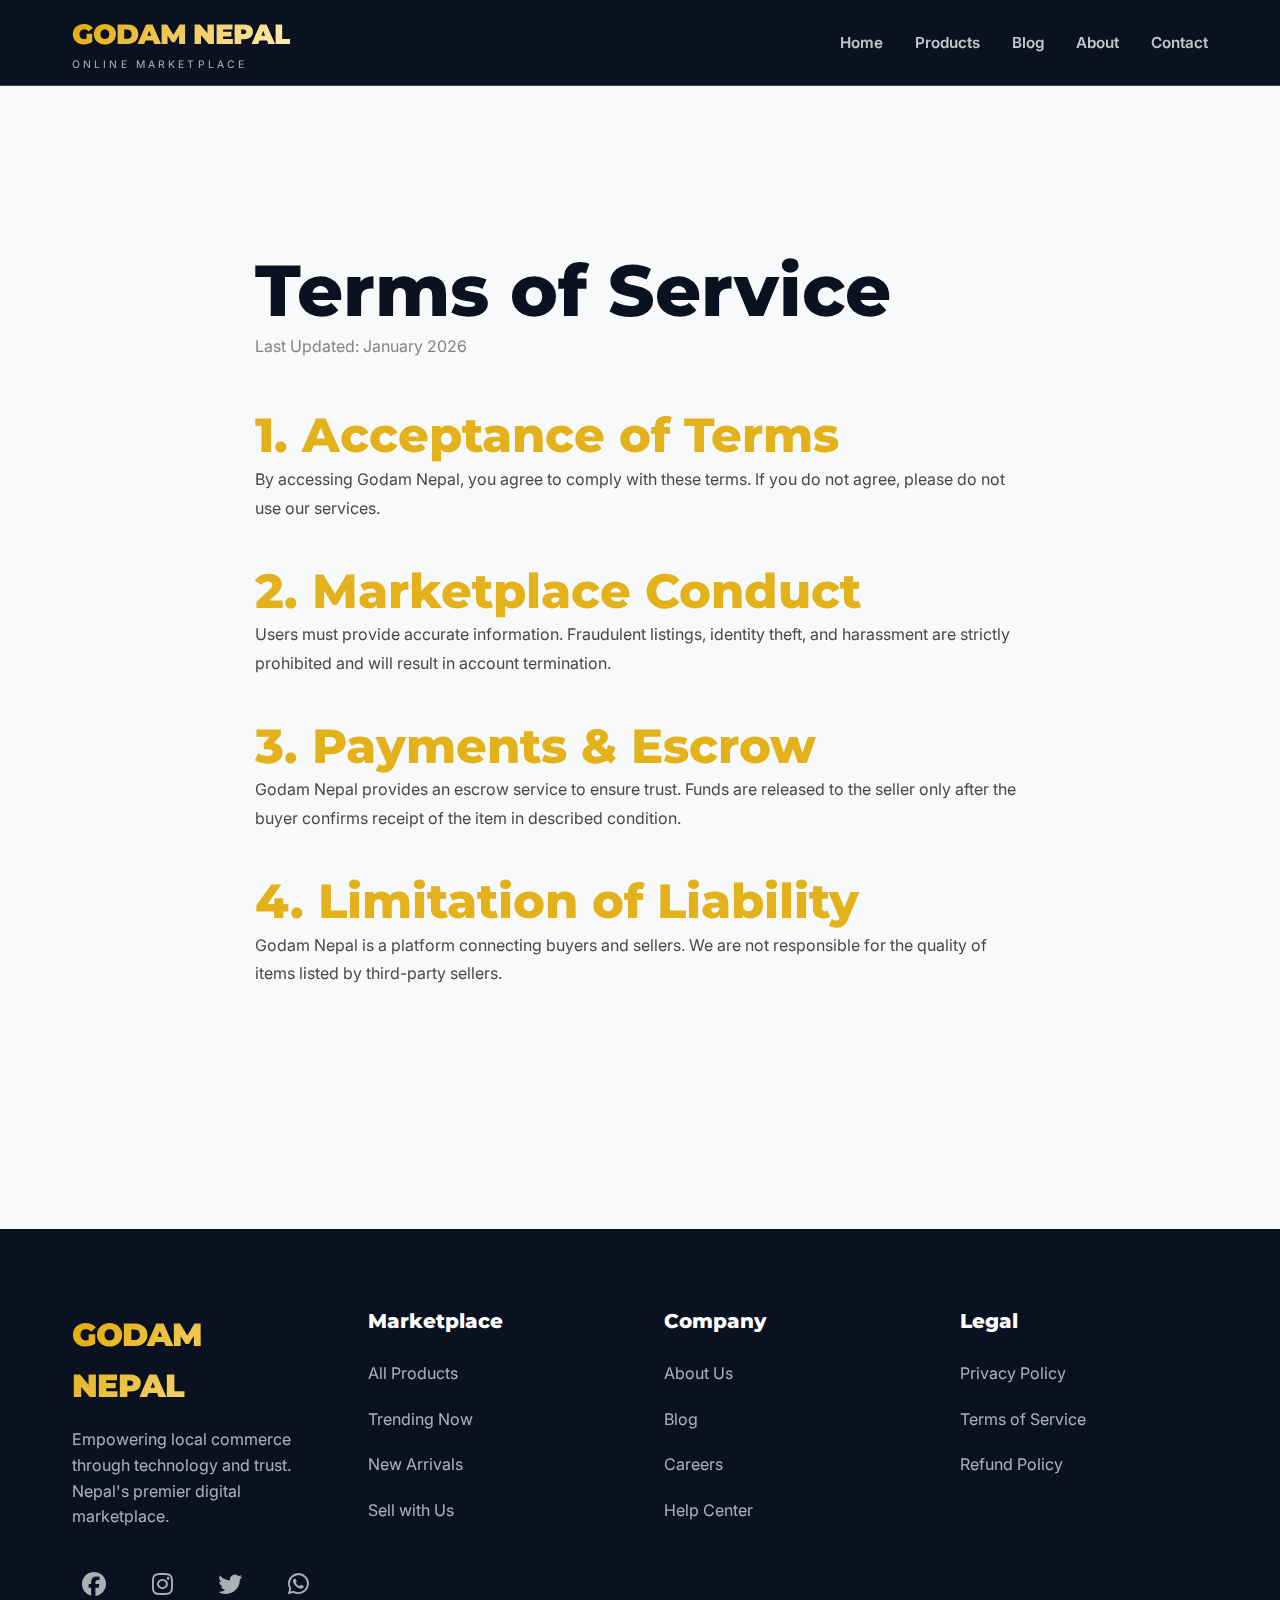
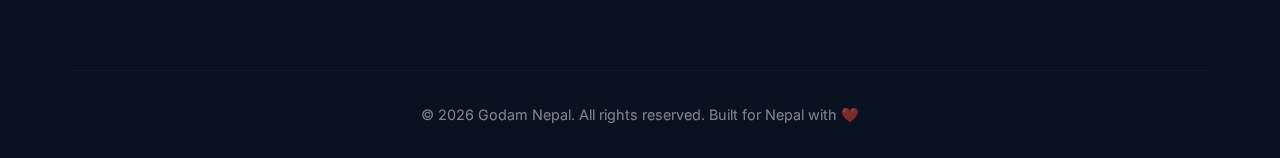
<file: terms-of-service.html>
<!DOCTYPE html>
<html lang="en-NP">

<head>
    <meta charset="UTF-8">
    <meta name="viewport" content="width=device-width, initial-scale=1.0">
    <title>Terms of Service | Godam Nepal</title>
    <meta name="google-adsense-account" content="ca-pub-2778216399702742">
    <meta name="description"
        content="Read the Terms of Service for using Godam Nepal's online marketplace. Understand user conduct, payments, and our platform rules.">
    <link rel="canonical" href="https://godamnepal.com.np/terms-of-service.html">
    <meta property="og:title" content="Terms of Service | Godam Nepal">
    <meta property="og:url" content="https://godamnepal.com.np/terms-of-service.html">

    <!-- Fonts & Icons -->
    <link
        href="https://fonts.googleapis.com/css2?family=Inter:wght@400;500;600;700&family=Montserrat:wght@800;900&display=swap"
        rel="stylesheet">
    <link rel="stylesheet" href="https://cdnjs.cloudflare.com/ajax/libs/font-awesome/6.5.1/css/all.min.css">
    <!-- Main Styles -->
    <link rel="stylesheet" href="/css/styles.css">
</head>

<body>
    <!-- HEADER & NAVIGATION -->
    <header>
        <div class="container header-container">
            <div class="logo">
                <div class="logo-title">GODAM NEPAL</div>
                <div class="logo-subtitle">ONLINE MARKETPLACE</div>
            </div>
            <button class="mobile-menu-btn" id="mobileMenuBtn" aria-label="Toggle Menu"><i
                    class="fas fa-bars"></i></button>
            <nav>
                <ul id="mainNav">
                    <li><a href="/">Home</a></li>
                    <li><a href="/products.html">Products</a></li>
                    <li><a href="/blog.html">Blog</a></li>
                    <li><a href="/about.html">About</a></li>
                    <li><a href="/contact.html">Contact</a></li>
                </ul>
            </nav>
        </div>
    </header>

    <main class="container" style="padding: 6rem 2rem;">
        <div class="glass-panel" style="max-width: 900px; margin: 0 auto; padding: 4rem;">
            <h1>Terms of Service</h1>
            <p style="opacity: 0.6; margin-bottom: 3rem;">Last Updated: January 2026</p>

            <div style="line-height: 1.8; opacity: 0.9;">
                <h2 style="color: var(--primary);">1. Acceptance of Terms</h2>
                <p>By accessing Godam Nepal, you agree to comply with these terms. If you do not agree, please do not
                    use our services.</p>

                <h2 style="margin-top: 2.5rem; color: var(--primary);">2. Marketplace Conduct</h2>
                <p>Users must provide accurate information. Fraudulent listings, identity theft, and harassment are
                    strictly prohibited and will result in account termination.</p>

                <h2 style="margin-top: 2.5rem; color: var(--primary);">3. Payments & Escrow</h2>
                <p>Godam Nepal provides an escrow service to ensure trust. Funds are released to the seller only after
                    the buyer confirms receipt of the item in described condition.</p>

                <h2 style="margin-top: 2.5rem; color: var(--primary);">4. Limitation of Liability</h2>
                <p>Godam Nepal is a platform connecting buyers and sellers. We are not responsible for the quality of
                    items listed by third-party sellers.</p>
            </div>
        </div>
    </main>

    <!-- FOOTER -->
    <footer>
        <div class="container">
            <div class="footer-grid">
                <div class="footer-about">
                    <div class="logo-title">GODAM NEPAL</div>
                    <p>Empowering local commerce through technology and trust. Nepal's premier digital marketplace.</p>
                    <div class="social-links">
                        <a href="#" aria-label="Facebook"><i class="fab fa-facebook"></i></a>
                        <a href="#" aria-label="Instagram"><i class="fab fa-instagram"></i></a>
                        <a href="#" aria-label="Twitter"><i class="fab fa-twitter"></i></a>
                        <a href="#" aria-label="WhatsApp"><i class="fab fa-whatsapp"></i></a>
                    </div>
                </div>
                <div class="footer-links">
                    <h3>Marketplace</h3>
                    <ul>
                        <li><a href="/products.html">All Products</a></li>
                        <li><a href="/products.html?filter=trending">Trending Now</a></li>
                        <li><a href="/products.html?filter=new">New Arrivals</a></li>
                        <li><a href="/contact.html">Sell with Us</a></li>
                    </ul>
                </div>
                <div class="footer-links">
                    <h3>Company</h3>
                    <ul>
                        <li><a href="/about.html">About Us</a></li>
                        <li><a href="/blog.html">Blog</a></li>
                        <li><a href="/contact.html">Careers</a></li>
                        <li><a href="/contact.html">Help Center</a></li>
                    </ul>
                </div>
                <div class="footer-links">
                    <h3>Legal</h3>
                    <ul>
                        <li><a href="/privacy-policy.html">Privacy Policy</a></li>
                        <li><a href="/terms-of-service.html">Terms of Service</a></li>
                        <li><a href="/refund-policy.html">Refund Policy</a></li>
                    </ul>
                </div>
            </div>
            <p class="copyright">© <span id="year">2026</span> Godam Nepal. All rights reserved. Built for Nepal with ❤️
            </p>
        </div>
    </footer>

    <script>
        const btn = document.getElementById('mobileMenuBtn');
        const nav = document.getElementById('mainNav');
        btn.addEventListener('click', () => nav.classList.toggle('active'));
        document.getElementById('year').innerText = new Date().getFullYear();
    </script>
</body>

</html>
</file>
<file: css/styles.css>
/* 
    Godam Nepal - Premium Design System
    Colors: Deep Indigo (#0a1120), Golden Amber (#e0a800), Pure White (#ffffff)
*/

:root {
    /* Color Palette */
    --primary: #e0a800;
    --primary-light: #ffc107;
    --primary-dark: #b38600;
    --secondary: #0a1120;
    --secondary-light: #1c2a4a;
    --bg-light: #f8f9fa;
    --bg-white: #ffffff;
    --text-main: #333333;
    --text-muted: #6c757d;
    --text-light: #f0f4f8;

    /* Effects */
    --shadow-sm: 0 2px 4px rgba(0, 0, 0, 0.05);
    --shadow-md: 0 4px 12px rgba(0, 0, 0, 0.1);
    --shadow-lg: 0 10px 30px rgba(0, 0, 0, 0.15);
    --glass: rgba(255, 255, 255, 0.1);
    --glass-border: rgba(255, 255, 255, 0.2);

    /* Layout */
    --container-max: 1200px;
    --radius-sm: 8px;
    --radius-md: 16px;
    --radius-lg: 24px;
    --radius-xl: 32px;

    /* Transitions */
    --transition-fast: 0.2s cubic-bezier(0.4, 0, 0.2, 1);
    --transition-base: 0.3s cubic-bezier(0.4, 0, 0.2, 1);
}

/* Global Reset */
* {
    margin: 0;
    padding: 0;
    box-sizing: border-box;
}

html {
    scroll-behavior: smooth;
    font-size: 16px;
    /* Prevent text size adjustment after orientation change */
    -webkit-text-size-adjust: 100%;
}

body {
    font-family: 'Inter', system-ui, -apple-system, sans-serif;
    background-color: var(--bg-light);
    color: var(--text-main);
    line-height: 1.6;
    overflow-x: hidden;
    text-rendering: optimizeLegibility;
    -webkit-font-smoothing: antialiased;
}

h1,
h2,
h3,
h4,
h5,
h6 {
    font-family: 'Montserrat', sans-serif;
    font-weight: 800;
    color: var(--secondary);
    line-height: 1.2;
}

/* Fluid Typography */
h1 {
    font-size: clamp(2.5rem, 8vw, 4.5rem);
}

h2 {
    font-size: clamp(2rem, 5vw, 3rem);
}

h3 {
    font-size: clamp(1.25rem, 3vw, 1.75rem);
}

a {
    text-decoration: none;
    color: inherit;
    transition: var(--transition-base);
}

ul {
    list-style: none;
}

img {
    max-width: 100%;
    height: auto;
    display: block;
    /* Prevent CLS for common images */
    content-visibility: auto;
}

/* Base Layout */
.container {
    width: 100%;
    max-width: var(--container-max);
    margin: 0 auto;
    padding: 0 2rem;
}

/* Header & Navigation */
header {
    background-color: var(--secondary);
    backdrop-filter: blur(10px);
    -webkit-backdrop-filter: blur(10px);
    position: sticky;
    top: 0;
    z-index: 1000;
    padding: 0.75rem 0;
    border-bottom: 1px solid var(--glass-border);
    will-change: transform;
}

.header-container {
    display: flex;
    justify-content: space-between;
    align-items: center;
}

.logo {
    display: flex;
    flex-direction: column;
}

.logo-title {
    font-family: 'Montserrat', sans-serif;
    font-size: clamp(1.25rem, 3vw, 1.75rem);
    font-weight: 900;
    background: linear-gradient(135deg, var(--primary), #ffefba);
    -webkit-background-clip: text;
    background-clip: text;
    color: transparent;
    letter-spacing: -1px;
}

.logo-subtitle {
    font-size: 0.65rem;
    color: var(--text-light);
    text-transform: uppercase;
    letter-spacing: 0.3em;
    opacity: 0.7;
}

nav ul {
    display: flex;
    gap: 2rem;
}

nav a {
    color: var(--text-light);
    font-weight: 600;
    font-size: 0.95rem;
    padding: 0.5rem 0;
    position: relative;
    opacity: 0.8;
}

nav a:hover,
nav a.active {
    color: var(--primary);
    opacity: 1;
}

nav a::after {
    content: '';
    position: absolute;
    bottom: 0;
    left: 0;
    width: 0;
    height: 2px;
    background-color: var(--primary);
    transition: var(--transition-base);
}

nav a:hover::after,
nav a.active::after {
    width: 100%;
}

.mobile-menu-btn {
    display: none;
    background: none;
    border: none;
    color: white;
    font-size: 1.5rem;
    cursor: pointer;
    padding: 0.5rem;
    /* Accessibility/Touch target */
    min-width: 44px;
    min-height: 44px;
}

/* Sections */
section {
    padding: clamp(3rem, 10vw, 6rem) 0;
    content-visibility: auto;
    contain-intrinsic-size: 500px;
}

.section-title {
    text-align: center;
    margin-bottom: 4rem;
    position: relative;
}

.section-title::after {
    content: '';
    display: block;
    width: 60px;
    height: 4px;
    background: var(--primary);
    margin: 15px auto;
    border-radius: 2px;
}

/* Hero Components */
.hero {
    background: linear-gradient(135deg, rgba(10, 17, 32, 0.95), rgba(10, 17, 32, 0.8)),
        url('https://images.unsplash.com/photo-1557821552-17105176677c?ixlib=rb-4.0.3&auto=format&fit=crop&w=2000');
    background-size: cover;
    background-position: center;
    color: white;
    padding: clamp(6rem, 15vw, 12rem) 0;
    text-align: center;
    border-bottom-left-radius: var(--radius-xl);
    border-bottom-right-radius: var(--radius-xl);
    margin-bottom: 4rem;
    /* Performance */
    will-change: transform;
}

.hero h1 {
    margin-bottom: 1.5rem;
    color: white;
}

.hero p {
    font-size: clamp(1rem, 2.5vw, 1.25rem);
    max-width: 800px;
    margin: 0 auto 3rem;
    color: var(--text-light);
    opacity: 0.9;
}

/* Buttons */
.cta-button {
    display: inline-flex;
    align-items: center;
    gap: 0.75rem;
    background: linear-gradient(135deg, var(--primary), var(--primary-dark));
    color: var(--secondary);
    padding: 1rem 2.5rem;
    border-radius: 50px;
    font-weight: 700;
    font-size: 1.1rem;
    box-shadow: 0 10px 20px rgba(224, 168, 0, 0.2);
    transition: var(--transition-base);
    /* Touch Target */
    min-height: 48px;
    user-select: none;
}

.cta-button:hover {
    transform: translateY(-3px);
    box-shadow: 0 15px 30px rgba(224, 168, 0, 0.3);
    filter: brightness(1.1);
}

.cta-button:active {
    transform: translateY(-1px);
}

/* Grid Layouts */
.grid {
    display: grid;
    grid-template-columns: repeat(auto-fit, minmax(clamp(250px, 30vw, 350px), 1fr));
    gap: 2.5rem;
}

/* Cards */
.card {
    background: var(--bg-white);
    padding: 2.5rem;
    border-radius: var(--radius-lg);
    box-shadow: var(--shadow-md);
    transition: var(--transition-base);
    text-align: center;
    /* GPU Acceleration */
    will-change: transform, box-shadow;
    contain: layout;
}

.card:hover {
    transform: translateY(-8px);
    box-shadow: var(--shadow-lg);
}

.card-icon {
    font-size: 3.5rem;
    color: var(--primary);
    margin-bottom: 1.5rem;
    display: block;
}

/* Footer */
footer {
    background-color: var(--secondary);
    color: var(--text-light);
    padding: 5rem 0 2rem;
    margin-top: 5rem;
    content-visibility: auto;
}

.footer-grid {
    display: grid;
    grid-template-columns: repeat(auto-fit, minmax(200px, 1fr));
    gap: 3rem;
    margin-bottom: 4rem;
}

.footer-about .logo-title {
    font-size: 2rem;
}

.footer-about p {
    margin-top: 1rem;
    opacity: 0.7;
}

.footer-links h3 {
    color: white;
    font-size: 1.25rem;
    margin-bottom: 1.5rem;
}

.footer-links ul li {
    margin-bottom: 0.75rem;
}

.footer-links ul li a {
    opacity: 0.7;
    display: block;
    padding: 0.25rem 0;
    /* Accessibility touch area */
}

.footer-links ul li a:hover {
    opacity: 1;
    color: var(--primary);
    transform: translateX(5px);
}

.social-links {
    display: flex;
    gap: 1.5rem;
    margin-top: 2rem;
}

.social-links a {
    font-size: 1.5rem;
    opacity: 0.7;
    min-width: 44px;
    min-height: 44px;
    display: flex;
    align-items: center;
    justify-content: center;
}

.social-links a:hover {
    opacity: 1;
    color: var(--primary);
    transform: scale(1.15);
}

.copyright {
    border-top: 1px solid rgba(255, 255, 255, 0.05);
    padding-top: 2rem;
    text-align: center;
    font-size: 0.9rem;
    opacity: 0.5;
}

/* Utility Classes */
.text-center {
    text-align: center;
}

.glass-panel {
    background: rgba(255, 255, 255, 0.03);
    backdrop-filter: blur(8px);
    -webkit-backdrop-filter: blur(8px);
    border: 1px solid var(--glass-border);
    padding: clamp(2rem, 5vw, 4rem);
    border-radius: var(--radius-xl);
}

/* Animations - GPU Optimized */
@keyframes fadeInUp {
    from {
        opacity: 0;
        transform: translate3d(0, 30px, 0);
    }

    to {
        opacity: 1;
        transform: translate3d(0, 0, 0);
    }
}

.animate-up {
    animation: fadeInUp 0.8s cubic-bezier(0.16, 1, 0.3, 1) forwards;
    will-change: transform, opacity;
}

/* Responsive */
@media (max-width: 768px) {
    .mobile-menu-btn {
        display: block;
    }

    nav ul {
        display: none;
        position: absolute;
        top: 100%;
        left: 0;
        width: 100%;
        background: var(--secondary);
        flex-direction: column;
        padding: 2.5rem;
        gap: 1.5rem;
        border-top: 1px solid var(--glass-border);
        box-shadow: var(--shadow-lg);
    }

    nav ul.active {
        display: flex;
        animation: mobileNavIn 0.3s ease-out;
    }

    @keyframes mobileNavIn {
        from {
            opacity: 0;
            transform: translateY(-10px);
        }

        to {
            opacity: 1;
            transform: translateY(0);
        }
    }

    .container {
        padding: 0 1.5rem;
    }

    .grid {
        grid-template-columns: 1fr;
        gap: 2rem;
    }
}

@media (prefers-reduced-motion: reduce) {
    * {
        animation-duration: 0.01ms !important;
        animation-iteration-count: 1 !important;
        transition-duration: 0.01ms !important;
        scroll-behavior: auto !important;
    }
}
</file>
